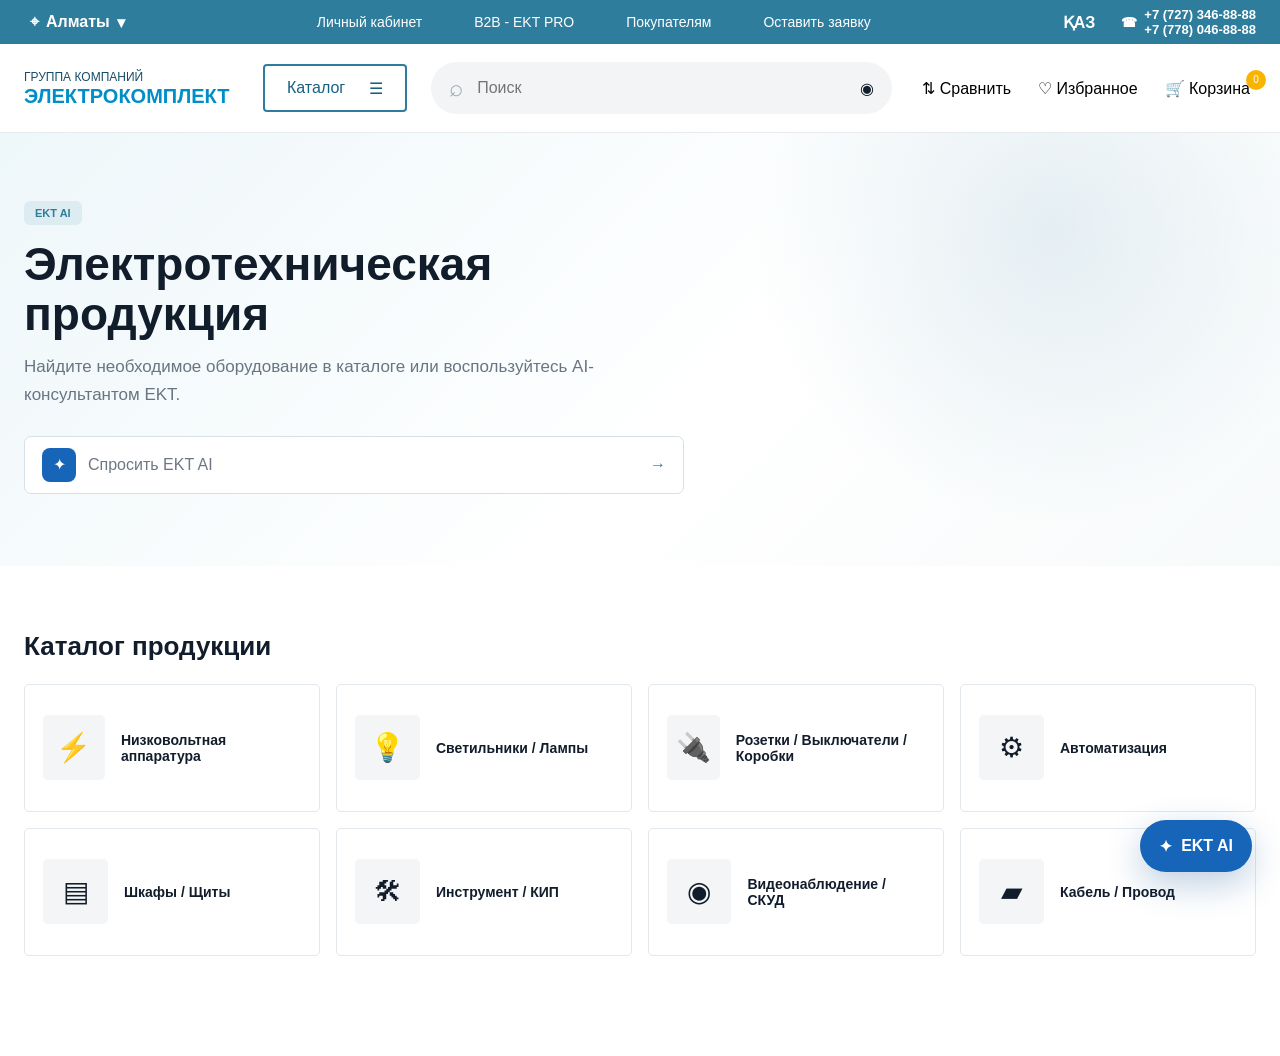
<file: frontend/index.html>
<!DOCTYPE html>
<html lang="ru">
<head>
    <meta charset="UTF-8">

    <meta
        name="viewport"
        content="width=device-width, initial-scale=1.0"
    >

    <title>EKT AI — Электрокомплект</title>

    <link rel="stylesheet" href="style.css">
</head>

<body>

<!-- ==========================================
     TOP BAR
========================================== -->

<div class="topbar">

    <div class="topbar-inner">

        <button
            class="city-selector"
            id="citySelector"
            type="button"
        >
            <span>⌖</span>

            <span id="currentCity">
                Алматы
            </span>

            <span class="city-arrow">
                ▾
            </span>
        </button>


        <nav class="topbar-nav">

            <a
                href="#"
                data-i18n="personalAccount"
            >
                Личный кабинет
            </a>

            <a href="#">
                B2B - EKT PRO
            </a>

            <a
                href="#"
                data-i18n="buyers"
            >
                Покупателям
            </a>

            <a
                href="#"
                data-i18n="request"
            >
                Оставить заявку
            </a>

        </nav>


        <div class="topbar-right">

            <button
                class="top-language"
                id="topLanguageButton"
                type="button"
            >
                ҚАЗ
            </button>


            <div class="phones">

                <span>☎</span>

                <div>
                    <div>
                        +7 (727) 346-88-88
                    </div>

                    <div>
                        +7 (778) 046-88-88
                    </div>
                </div>

            </div>

        </div>

    </div>

</div>


<!-- ==========================================
     MAIN HEADER
========================================== -->

<header class="main-header">

    <div class="main-header-inner">

        <a
            class="ekt-logo"
            href="#"
        >
            <span class="logo-small">
                ГРУППА КОМПАНИЙ
            </span>

            <span class="logo-main">
                ЭЛЕКТРОКОМПЛЕКТ
            </span>
        </a>


        <button
            class="catalog-button"
            type="button"
        >
            <span data-i18n="catalog">
                Каталог
            </span>

            <span class="catalog-icon">
                ☰
            </span>
        </button>


        <div class="site-search">

            <span class="search-icon">
                ⌕
            </span>

            <input
                type="text"
                data-i18n-placeholder="siteSearch"
                placeholder="Поиск"
            >

            <span class="search-extra">
                ◉
            </span>

        </div>


        <div class="header-links">

            <button type="button">

                ⇅

                <span data-i18n="compare">
                    Сравнить
                </span>

            </button>


            <button type="button">

                ♡

                <span data-i18n="favorites">
                    Избранное
                </span>

            </button>


            <button
                type="button"
                id="cartButton"
            >

                🛒

                <span data-i18n="cart">
                    Корзина
                </span>

                <span
                    class="cart-count"
                    id="cartCount"
                >
                    0
                </span>

            </button>

        </div>

    </div>

</header>


<!-- ==========================================
     CITY MODAL
========================================== -->

<div
    class="city-overlay hidden"
    id="cityOverlay"
>

    <div class="city-modal">

        <button
            class="city-modal-close"
            id="cityModalClose"
            type="button"
        >
            ×
        </button>


        <h2>

            <span data-i18n="yourCity">
                Ваш город:
            </span>

            <span id="cityModalCurrent">
                Алматы
            </span>

        </h2>


        <p data-i18n="selectCity">
            Неправильно определили?
            Выберите из списка:
        </p>


        <div class="city-grid">

            <button
                class="city-option"
                data-city="Алматы"
                type="button"
            >
                Алматы
            </button>


            <button
                class="city-option"
                data-city="Астана"
                type="button"
            >
                Астана
            </button>


            <button
                class="city-option"
                data-city="Шымкент"
                type="button"
            >
                Шымкент
            </button>


            <button
                class="city-option"
                data-city="Тараз"
                type="button"
            >
                Тараз
            </button>


            <button
                class="city-option"
                data-city="Атырау"
                type="button"
            >
                Атырау
            </button>


            <button
                class="city-option"
                data-city="Актау"
                type="button"
            >
                Актау
            </button>


            <button
                class="city-option"
                data-city="Караганда"
                type="button"
            >
                Караганда
            </button>


            <button
                class="city-option"
                data-city="Талдыкорган"
                type="button"
            >
                Талдыкорган
            </button>


            <button
                class="city-option"
                data-city="Усть-Каменогорск"
                type="button"
            >
                Усть-Каменогорск
            </button>

        </div>

    </div>

</div>


<!-- ==========================================
     MAIN
========================================== -->

<main>

    <!-- HERO -->

    <section class="intro-section">

        <div class="container">

            <div class="intro-badge">
                EKT AI
            </div>


            <h1 data-i18n="heroTitle">
                Электротехническая продукция
            </h1>


            <p data-i18n="heroText">
                Найдите необходимое оборудование
                в каталоге или воспользуйтесь
                AI-консультантом EKT.
            </p>


            <button
                class="ai-search-preview"
                id="heroAiButton"
                type="button"
            >

                <span class="preview-ai-icon">
                    ✦
                </span>

                <span data-i18n="askAi">
                    Спросить EKT AI
                </span>

                <span class="preview-arrow">
                    →
                </span>

            </button>

        </div>

    </section>


    <!-- ======================================
         CATALOG
    ====================================== -->

    <section class="catalog-section">

        <div class="container">

            <h2 data-i18n="productCatalog">
                Каталог продукции
            </h2>


            <div class="catalog-grid">


                <article class="catalog-card">

                    <div class="catalog-picture">
                        ⚡
                    </div>

                    <span data-i18n="catLowVoltage">
                        Низковольтная аппаратура
                    </span>

                </article>


                <article class="catalog-card">

                    <div class="catalog-picture">
                        💡
                    </div>

                    <span data-i18n="catLighting">
                        Светильники / Лампы
                    </span>

                </article>


                <article class="catalog-card">

                    <div class="catalog-picture">
                        🔌
                    </div>

                    <span data-i18n="catSockets">
                        Розетки / Выключатели / Коробки
                    </span>

                </article>


                <article class="catalog-card">

                    <div class="catalog-picture">
                        ⚙
                    </div>

                    <span data-i18n="catAutomation">
                        Автоматизация
                    </span>

                </article>


                <article class="catalog-card">

                    <div class="catalog-picture">
                        ▤
                    </div>

                    <span data-i18n="catPanels">
                        Шкафы / Щиты
                    </span>

                </article>


                <article class="catalog-card">

                    <div class="catalog-picture">
                        🛠
                    </div>

                    <span data-i18n="catTools">
                        Инструмент / КИП
                    </span>

                </article>


                <article class="catalog-card">

                    <div class="catalog-picture">
                        ◉
                    </div>

                    <span data-i18n="catSecurity">
                        Видеонаблюдение / СКУД
                    </span>

                </article>


                <article class="catalog-card">

                    <div class="catalog-picture">
                        ▰
                    </div>

                    <span data-i18n="catCable">
                        Кабель / Провод
                    </span>

                </article>

            </div>

        </div>

    </section>

</main>


<!-- ==========================================
     AI FLOATING BUTTON
========================================== -->

<button
    class="ai-launcher"
    id="aiLauncher"
    type="button"
>

    <span class="ai-launcher-symbol">
        ✦
    </span>

    <span>
        EKT AI
    </span>

</button>


<!-- ==========================================
     AI PANEL
========================================== -->

<aside
    class="ai-panel"
    id="aiPanel"
    aria-hidden="true"
>

    <!-- HEADER -->

    <header class="ai-header">

        <div class="ai-header-info">

            <div class="ai-logo">
                ✦
            </div>


            <div>

                <strong>
                    EKT AI
                </strong>

                <small data-i18n="aiConsultant">
                    AI-консультант
                </small>

            </div>

        </div>


        <div class="ai-header-actions">

            <div class="ai-languages">

                <button
                    class="language-button active"
                    data-lang="ru"
                    type="button"
                >
                    RU
                </button>


                <button
                    class="language-button"
                    data-lang="kz"
                    type="button"
                >
                    ҚАЗ
                </button>

            </div>


            <button
                class="close-ai"
                id="closeAi"
                type="button"
                aria-label="Закрыть"
            >
                ×
            </button>

        </div>

    </header>


    <!-- MESSAGES -->

    <div
        class="chat-messages"
        id="chatMessages"
    >

        <div class="message assistant-message">

            <div class="message-avatar">
                AI
            </div>


            <div
                class="message-bubble"
                data-i18n="welcome"
            >
                Здравствуйте! Я AI-консультант EKT.
                Помогу подобрать товар по названию,
                артикулу или характеристикам,
                проверить наличие, найти аналог
                и ответить на вопросы о покупке.
            </div>

        </div>


        <!-- QUICK ACTIONS -->

        <div class="quick-actions">

            <button
                class="quick-action"
                type="button"
                data-action="find"
                data-i18n="quickFind"
            >
                🔎 Подобрать товар
            </button>


            <button
                class="quick-action"
                type="button"
                data-action="stock"
                data-i18n="quickStock"
            >
                📦 Проверить наличие
            </button>


            <button
                class="quick-action"
                type="button"
                data-action="analog"
                data-i18n="quickAnalog"
            >
                ⇄ Найти аналог
            </button>


            <button
                class="quick-action"
                type="button"
                data-action="delivery"
                data-i18n="quickDelivery"
            >
                🚚 Доставка и оплата
            </button>

        </div>

    </div>


    <!-- INPUT -->

    <form
        class="chat-form"
        id="chatForm"
    >

        <input
            id="fileInput"
            type="file"
            hidden
            accept=".jpg,.jpeg,.png,.pdf,.doc,.docx,.xls,.xlsx"
        >


        <button
            class="attach-button"
            id="attachButton"
            type="button"
            title="Прикрепить файл"
        >
            📎
        </button>


        <input
            class="chat-input"
            id="messageInput"
            type="text"
            autocomplete="off"
            data-i18n-placeholder="chatPlaceholder"
            placeholder="Спросите о товаре..."
        >


        <button
            class="send-button"
            type="submit"
            aria-label="Отправить"
        >
            →
        </button>

    </form>


    <div
        class="chat-disclaimer"
        data-i18n="catalogDisclaimer"
    >
        Цена и наличие проверяются
        по каталогу EKT
    </div>

</aside>


<!-- ==========================================
     CONFIRMATION MODAL
========================================== -->

<div
    class="modal-overlay hidden"
    id="confirmationModal"
>

    <div class="confirmation-modal">

        <button
            class="modal-close"
            id="modalClose"
            type="button"
        >
            ×
        </button>


        <h3 data-i18n="confirmTitle">
            Добавить в корзину?
        </h3>


        <div
            id="confirmationContent"
            class="confirmation-content"
        ></div>


        <div class="modal-buttons">

            <button
                class="secondary-button"
                id="cancelAdd"
                type="button"
                data-i18n="cancel"
            >
                Отмена
            </button>


            <button
                class="primary-button"
                id="confirmAdd"
                type="button"
                data-i18n="confirm"
            >
                Да, добавить
            </button>

        </div>

    </div>

</div>


<script src="app.js"></script>

</body>
</html>
</file>
<file: frontend/style.css>
:root{--ekt:#2f7d9d;--ekt-dark:#155b80;--ai:#1765b9;--ai-dark:#0f559f;--yellow:#f9b400;--text:#121d2c;--muted:#75808e;--border:#dfe5eb;--ok:#168b4b;--warn:#d58a14;--shadow:0 16px 45px rgba(19,48,78,.14)}
*{box-sizing:border-box}html,body{margin:0;min-height:100%;font-family:Arial,"Segoe UI",sans-serif;color:var(--text);background:#fff}button,input{font:inherit}button{cursor:pointer}.hidden{display:none!important}
/* EKT header */
.topbar{min-height:44px;background:var(--ekt);color:#fff}.topbar-inner{max-width:1450px;min-height:44px;margin:auto;padding:0 24px;display:flex;align-items:center;justify-content:space-between;gap:28px}.city-selector,.top-language{border:0;background:transparent;color:#fff;font-weight:700}.city-selector{display:flex;align-items:center;gap:7px}.topbar-nav{flex:1;display:flex;justify-content:center;gap:52px}.topbar-nav a{color:#fff;text-decoration:none;font-size:14px}.topbar-right,.phones{display:flex;align-items:center;gap:20px}.phones{gap:7px;font-size:13px;font-weight:700}
.main-header{border-bottom:1px solid #e8ebee}.main-header-inner{max-width:1450px;min-height:88px;margin:auto;padding:0 24px;display:flex;align-items:center;gap:24px}.ekt-logo{width:215px;min-width:215px;display:flex;flex-direction:column;justify-content:center;text-decoration:none;white-space:nowrap}.logo-small{color:#174d6a;font-size:12px;line-height:1}.logo-main{margin-top:3px;color:#008ec8;font-size:20px;font-weight:800;line-height:1}.catalog-button{height:48px;padding:0 22px;display:flex;align-items:center;gap:24px;border:2px solid var(--ekt);border-radius:4px;background:#fff;color:#176081;font-size:16px}.site-search{flex:1;height:52px;padding:0 18px;display:flex;align-items:center;gap:12px;background:#f2f4f5;border-radius:30px}.site-search input{flex:1;border:0;outline:0;background:transparent}.search-icon{color:#9baab4;font-size:24px}.header-links{display:flex;align-items:center;gap:15px}.header-links button{position:relative;border:0;background:transparent}.cart-count{position:absolute;right:-10px;top:-8px;min-width:20px;height:20px;display:grid;place-items:center;border-radius:50%;background:var(--yellow);color:#fff;font-size:10px}
/* Main */
.container{width:100%;max-width:1380px;margin:auto}.intro-section{padding:68px 24px 72px;background:radial-gradient(circle at 82% 22%,rgba(47,125,157,.12),transparent 27%),linear-gradient(135deg,#eef7fa,#fff 58%,#f7fafb)}.intro-badge{width:max-content;margin-bottom:15px;padding:6px 11px;border-radius:6px;background:rgba(47,125,157,.1);color:var(--ekt);font-size:11px;font-weight:800}.intro-section h1{max-width:720px;margin:0 0 14px;font-size:46px;line-height:1.08}.intro-section p{max-width:620px;margin:0;color:#687582;font-size:17px;line-height:1.6}.ai-search-preview{width:100%;max-width:660px;height:58px;margin-top:28px;padding:0 17px;display:flex;align-items:center;gap:12px;border:1px solid #d6e0e6;border-radius:7px;background:#fff;color:#6c7884}.preview-ai-icon{width:34px;height:34px;display:grid;place-items:center;border-radius:8px;background:var(--ai);color:#fff}.preview-arrow{margin-left:auto;color:var(--ekt)}.catalog-section{padding:44px 24px 100px}.catalog-section h2{font-size:26px}.catalog-grid{display:grid;grid-template-columns:repeat(4,1fr);gap:16px}.catalog-card{min-height:128px;padding:18px;display:flex;align-items:center;gap:16px;border:1px solid #e3e8ec;border-radius:5px}.catalog-card:hover{border-color:#a9c8d7;box-shadow:0 8px 22px rgba(30,75,100,.08)}.catalog-picture{width:65px;height:65px;display:grid;place-items:center;border-radius:5px;background:#f3f5f6;font-size:28px}.catalog-card span{font-size:14px;font-weight:600}
/* AI chat */
.ai-launcher{position:fixed;right:28px;bottom:28px;z-index:90;height:52px;padding:0 19px;display:flex;align-items:center;gap:9px;border:0;border-radius:26px;background:var(--ai);color:#fff;font-weight:700;box-shadow:0 12px 35px rgba(16,79,145,.27)}.ai-panel{position:fixed;right:24px;bottom:24px;z-index:100;width:420px;height:min(690px,calc(100vh - 48px));display:flex;flex-direction:column;overflow:hidden;border:1px solid #dce3e9;border-radius:18px;background:#fff;box-shadow:var(--shadow);opacity:0;transform:translateY(25px) scale(.97);pointer-events:none;transition:.2s}.ai-panel.open{opacity:1;transform:none;pointer-events:auto}.ai-header{min-height:70px;padding:0 16px;display:flex;align-items:center;justify-content:space-between;border-bottom:1px solid var(--border)}.ai-header-info,.ai-header-actions{display:flex;align-items:center;gap:10px}.ai-logo{width:40px;height:40px;display:grid;place-items:center;border-radius:10px;background:linear-gradient(135deg,var(--ai),#3987d6);color:#fff}.ai-header-info>div:last-child{display:flex;flex-direction:column}.ai-header-info small{color:var(--muted);font-size:10px}.ai-languages{display:flex;padding:2px;border:1px solid var(--border);border-radius:7px;background:#f6f8fa}.language-button{padding:5px 7px;border:0;border-radius:5px;background:transparent;color:#788490;font-size:9px;font-weight:700}.language-button.active{background:#fff;color:var(--ai)}.close-ai{width:34px;height:34px;border:0;background:transparent;color:#7d8893;font-size:24px}.chat-messages{flex:1;min-height:0;padding:18px;overflow-y:auto;background:#f7f9fb}.message{margin-bottom:13px;display:flex;gap:8px}.message-avatar{width:28px;height:28px;flex:0 0 28px;display:grid;place-items:center;border-radius:7px;background:var(--ai);color:#fff;font-size:9px}.message-bubble{max-width:84%;padding:10px 12px;border:1px solid #e0e5e9;border-radius:4px 13px 13px 13px;background:#fff;font-size:12px;line-height:1.5}.user-message{justify-content:flex-end}.user-message .message-avatar{display:none}.user-message .message-bubble{border-color:var(--ai);border-radius:13px 4px 13px 13px;background:var(--ai);color:#fff}.typing-message .message-bubble{display:flex;gap:4px}.typing-dot{width:5px;height:5px;border-radius:50%;background:#83909c;animation:typing 1.2s infinite}.typing-dot:nth-child(2){animation-delay:.15s}.typing-dot:nth-child(3){animation-delay:.3s}@keyframes typing{50%{transform:translateY(-4px);opacity:.4}}.quick-actions{margin:3px 0 18px 36px;display:flex;flex-wrap:wrap;gap:6px}.quick-action{padding:7px 9px;border:1px solid #cad9e8;border-radius:15px;background:#edf5fc;color:#1765a9;font-size:9px;font-weight:600}
/* Cards */
.product-card,.analog-card,.purchase-info,.cart-success,.file-preview{width:calc(100% - 36px);margin:5px 0 15px 36px;border:1px solid #dfe5ea;border-radius:11px;background:#fff;overflow:hidden}.product-content{padding:13px;display:flex;gap:12px}.product-image-wrapper{width:92px;height:92px;flex:0 0 92px;display:grid;place-items:center;border:1px solid #e5e9ec;border-radius:7px;overflow:hidden}.product-image{width:100%;height:100%;padding:5px;object-fit:contain}.product-info{flex:1;min-width:0}.product-brand{color:var(--ekt);font-size:9px;font-weight:700;text-transform:uppercase}.product-title{margin:4px 0 5px;font-size:11px;line-height:1.35}.product-article{color:#8a949e;font-size:8px}.product-price{margin:7px 0 5px;font-size:17px;font-weight:750}.stock{display:inline-flex;align-items:center;gap:5px;color:var(--ok);font-size:9px;font-weight:600}.stock::before{content:"";width:6px;height:6px;border-radius:50%;background:var(--ok)}.stock.out-of-stock{color:var(--danger)}.stock.out-of-stock::before{background:var(--danger)}.product-properties{margin-top:9px;display:flex;flex-wrap:wrap;gap:5px}.property{padding:4px 6px;border:1px solid #e0e5e9;border-radius:5px;background:#f5f7f8;font-size:8px}.store-list{margin-top:10px;padding-top:8px;border-top:1px solid #e6eaed}.store-list-title{margin-bottom:6px;font-size:9px;font-weight:700}.store-item{padding:3px 0;display:flex;justify-content:space-between;color:#65717d;font-size:8px}.store-quantity{color:var(--ok);font-weight:700}.product-actions{padding:9px 12px;display:flex;justify-content:flex-end;gap:7px;border-top:1px solid #e7ebee}.analog-top{padding:9px 12px;display:flex;justify-content:space-between;background:#edf6fa}.analog-label{color:var(--ekt);font-size:9px;font-weight:750}.match-score{padding:4px 7px;border-radius:12px;background:var(--ekt);color:#fff;font-size:8px}.analog-reason{padding:11px 13px;background:#fafbfc}.analog-reason ul{margin:6px 0 0;padding:0;list-style:none}.analog-reason li{position:relative;margin-bottom:5px;padding-left:15px;color:#53616e;font-size:8px}.analog-reason li.match::before{content:"✓";position:absolute;left:0;color:var(--ok)}.analog-reason li.difference::before{content:"△";position:absolute;left:0;color:var(--warn)}.purchase-info{padding:13px}.purchase-info-title{font-size:11px;font-weight:700}.purchase-info-item{margin-top:8px;color:#53616e;font-size:9px;line-height:1.45}.primary-button,.secondary-button,.details-button{min-height:32px;padding:7px 11px;display:inline-flex;align-items:center;justify-content:center;border-radius:5px;font-size:9px;font-weight:650;text-decoration:none}.primary-button{border:1px solid var(--ekt);background:var(--ekt);color:#fff}.secondary-button,.details-button{border:1px solid #d7dee4;background:#fff;color:#43515e}
/* Input + modals */
.chat-form{padding:11px 12px;display:flex;align-items:center;gap:7px;border-top:1px solid #e0e5e9}.chat-input{flex:1;min-width:0;padding:10px 5px;border:0;outline:0}.attach-button,.send-button{width:38px;height:38px;flex:0 0 38px;border:0;border-radius:8px}.attach-button{background:#f0f3f5}.send-button{background:var(--ai);color:#fff;font-size:18px}.chat-disclaimer{padding:0 12px 10px;color:#9ba5ae;text-align:center;font-size:8px}.modal-overlay,.city-overlay{position:fixed;inset:0;z-index:200;display:grid;place-items:center;padding:20px;background:rgba(10,25,38,.48);backdrop-filter:blur(2px)}.city-overlay{z-index:300}.confirmation-modal,.city-modal{position:relative;background:#fff;box-shadow:var(--shadow)}.confirmation-modal{width:min(430px,100%);padding:25px;border-radius:13px}.modal-close,.city-modal-close{position:absolute;right:12px;top:11px;width:33px;height:33px;border:0;background:transparent;font-size:22px}.modal-product{padding:13px;border:1px solid #e0e5e9;border-radius:8px;background:#f7f9fa}.modal-product-name{margin-bottom:10px;font-size:12px;font-weight:650}.modal-product-row{margin-top:6px;display:flex;justify-content:space-between;color:#74808b;font-size:10px}.quantity-control{margin:14px 0;display:flex;align-items:center;gap:8px}.quantity-button{width:30px;height:30px;border:1px solid #d7dfe5;border-radius:5px;background:#fff}.quantity-value{min-width:30px;text-align:center;font-weight:700}.modal-buttons{margin-top:22px;display:flex;justify-content:flex-end;gap:8px}.city-modal{width:min(850px,100%);padding:35px 45px 40px}.city-modal h2{margin:0 0 25px;font-size:27px;font-weight:500}.city-grid{display:grid;grid-template-columns:repeat(3,1fr);gap:4px 45px}.city-option{padding:9px 0;border:0;background:transparent;text-align:left;font-size:15px}.city-option:hover{color:var(--ekt)}.cart-success{padding:11px 12px;background:#eef9f3;color:#187743;font-size:9px}.cart-link{display:inline-block;margin-top:6px;color:var(--ekt);font-weight:700}.file-preview{padding:10px 12px;font-size:10px}
@media(max-width:1050px){.topbar-nav{gap:20px}.ekt-logo{width:185px;min-width:185px}.logo-main{font-size:17px}.catalog-grid{grid-template-columns:repeat(2,1fr)}.header-links span:not(.cart-count){display:none}}
@media(max-width:720px){.topbar{display:none}.main-header-inner{min-height:65px;padding:0 13px}.ekt-logo{width:auto;min-width:0;flex:1}.logo-main{font-size:14px}.logo-small{font-size:8px}.catalog-button{width:41px;height:41px;padding:0;justify-content:center}.catalog-button>span:first-child,.site-search,.header-links button:not(#cartButton){display:none}#cartButton{font-size:18px}.intro-section{padding:43px 17px 47px}.intro-section h1{font-size:33px}.catalog-section{padding:32px 16px 90px}.catalog-grid{grid-template-columns:1fr}.ai-launcher{right:15px;bottom:15px}.ai-panel{inset:0;width:100%;height:100dvh;border:0;border-radius:0;transform:translateY(30px)}.ai-panel.open{transform:none}.product-card,.analog-card,.purchase-info,.cart-success,.file-preview{width:calc(100% - 36px);margin-left:36px}.product-content{flex-direction:column}.product-image-wrapper{width:100%;height:155px;flex-basis:auto}.chat-input{font-size:16px}.chat-disclaimer{display:none}.modal-overlay{align-items:end;padding:0}.confirmation-modal{width:100%;border-radius:17px 17px 0 0}.city-modal{padding:30px 22px}.city-grid{grid-template-columns:repeat(2,1fr)}}
</file>
